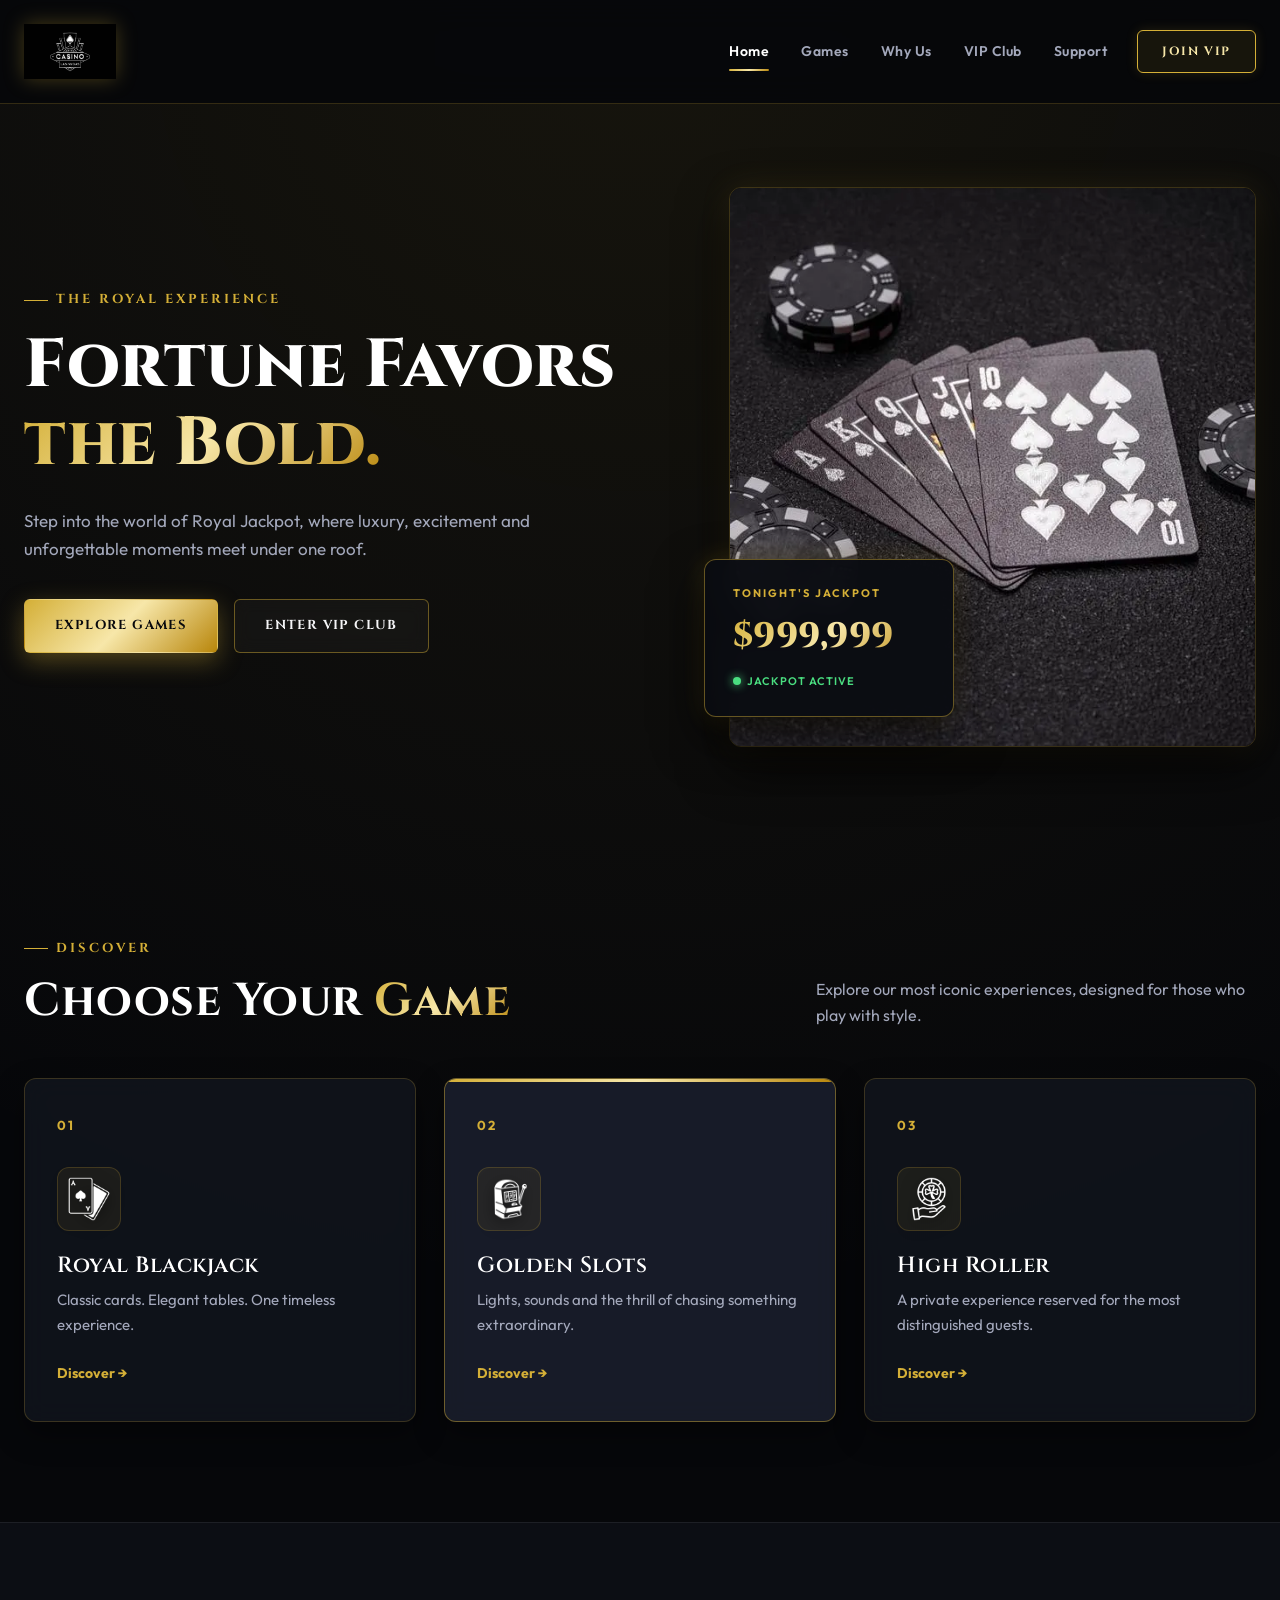
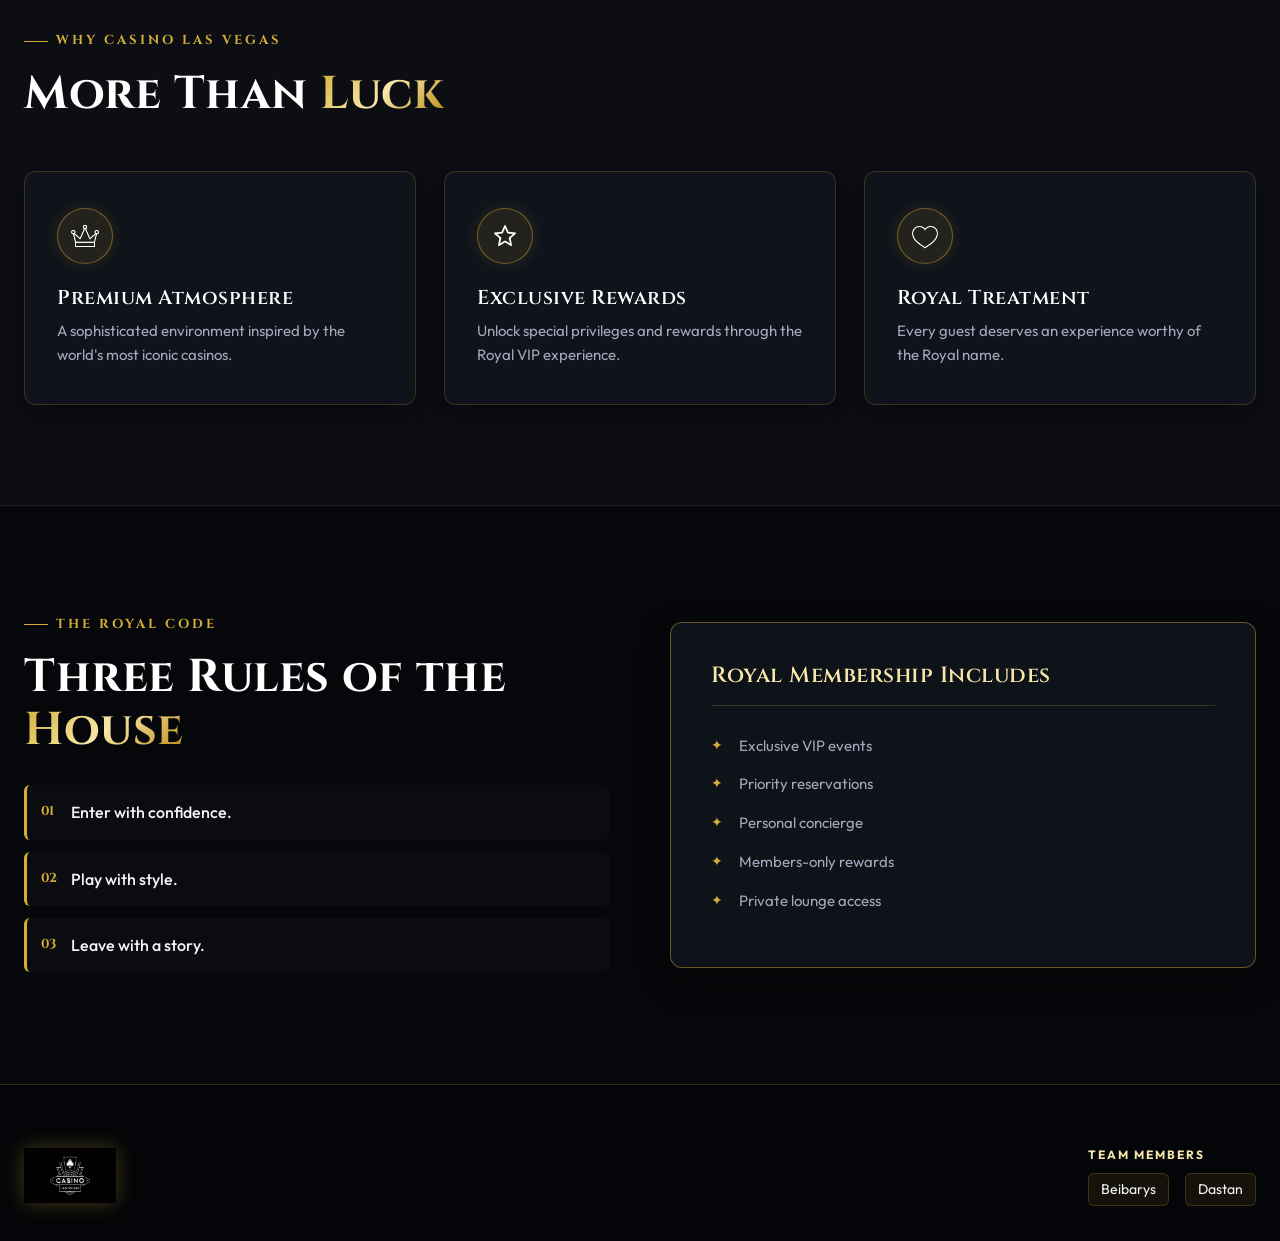
<file: index.html>
<!DOCTYPE html>
<html lang="en">

<head>
	<!-- Assignment 1: Web Technologies - Astana IT University | Authors: Beibarys and Dastan -->
	<meta charset="UTF-8">
	<meta name="viewport" content="width=device-width, initial-scale=1.0">

	<title>Royal Jackpot — Luxury Las Vegas Casino</title>

	<link rel="stylesheet" href="css/style.css">
</head>

<body>
	<header id="main-header">
		<nav class="navbar">
			<a class="logo" href="index.html">
				<img src="images/logo.webp" alt="Royal Jackpot Casino Logo" class="logo-image">
			</a>

			<ul class="nav-menu">
				<li>
					<a class="active" href="index.html">
						Home
					</a>
				</li>
				<li><a href="pages/games.html">Games</a></li>
				<li><a href="#features">Why Us</a></li>
				<li><a href="pages/vip.html">VIP Club</a></li>
				<li><a href="pages/contact.html">Support</a></li>
			</ul>

			<a class="nav-button" href="pages/vip.html">
				Join VIP
			</a>
		</nav>
	</header>

	<main>
		<!-- HERO -->
		<section class="hero">
			<div class="hero-content">
				<p class="eyebrow">THE ROYAL EXPERIENCE</p>

				<h1>
					Fortune Favors
					<br>
					<span>the Bold.</span>
				</h1>

				<p class="hero-description">
					Step into the world of Royal Jackpot, where luxury, excitement and
					unforgettable moments meet under one roof.
				</p>

				<div class="hero-actions">
					<a class="btn btn-primary" href="#games">
						Explore Games
					</a>

					<a class="btn btn-secondary" href="pages/vip.html">
						Enter VIP Club
					</a>
				</div>
			</div>

			<div class="hero-image-wrapper">
				<img src="images/casino-hero.webp" alt="Luxury Royal Jackpot casino interior" class="hero-image">

				<div class="jackpot-card">
					<p class="jackpot-label">TONIGHT'S JACKPOT</p>

					<p class="jackpot-value">$999,999</p>

					<p class="jackpot-status">JACKPOT ACTIVE</p>
				</div>
			</div>
		</section>

		<!-- GAMES -->
		<section id="games" class="section">
			<div class="section-heading">
				<div>
					<p class="eyebrow">DISCOVER</p>

					<h2>
						Choose Your
						<span>Game</span>
					</h2>
				</div>

				<p class="section-description">
					Explore our most iconic experiences, designed for those who play
					with style.
				</p>
			</div>

			<div class="games-grid">
				<article class="game-card">
					<div class="game-number">01</div>

					<div class="game-icon">
						<img src="icons/black-jack.png" alt="Blackjack Icon">
					</div>

					<h3>Royal Blackjack</h3>

					<p>Classic cards. Elegant tables. One timeless experience.</p>

					<a href="pages/games.html" class="card-link">
						Discover &rarr;
					</a>
				</article>

				<article class="game-card featured-card">
					<div class="game-number">02</div>

					<div class="game-icon">
						<img src="icons/slot-machine.png" alt="Slot Machine Icon">
					</div>

					<h3>Golden Slots</h3>

					<p>
						Lights, sounds and the thrill of chasing something extraordinary.
					</p>

					<a href="pages/games.html" class="card-link">
						Discover &rarr;
					</a>
				</article>

				<article class="game-card">
					<div class="game-number">03</div>

					<div class="game-icon">
						<img src="icons/poker-chip.png" alt="Poker Chip Icon">
					</div>

					<h3>High Roller</h3>

					<p>
						A private experience reserved for the most distinguished guests.
					</p>

					<a href="pages/games.html" class="card-link">
						Discover &rarr;
					</a>
				</article>
			</div>
		</section>

		<section id="features" class="section dark-section">
			<div class="section-heading">
				<div>
					<p class="eyebrow">WHY CASINO LAS VEGAS</p>

					<h2>
						More Than
						<span>Luck</span>
					</h2>
				</div>
			</div>

			<div class="features-grid">
				<article class="feature-card">
					<div class="feature-icon">
						<img src="icons/crown.png" alt="crown_icon">
					</div>

					<h3>Premium Atmosphere</h3>

					<p>
						A sophisticated environment inspired by the world's most iconic
						casinos.
					</p>
				</article>

				<article class="feature-card">
					<div class="feature-icon">
						<img src="icons/star.png" alt="star_icon">
					</div>

					<h3>Exclusive Rewards</h3>

					<p>
						Unlock special privileges and rewards through the Royal VIP
						experience.
					</p>
				</article>

				<article class="feature-card">
					<div class="feature-icon">
						<img src="icons/heart.png" alt="heart_icon">
					</div>

					<h3>Royal Treatment</h3>

					<p>Every guest deserves an experience worthy of the Royal name.</p>
				</article>
			</div>
		</section>

		<section class="section">
			<div class="content-split">
				<div>
					<p class="eyebrow">THE ROYAL CODE</p>

					<h2>
						Three Rules of the
						<span>House</span>
					</h2>

					<ol class="rules-list">
						<li>Enter with confidence.</li>

						<li>Play with style.</li>

						<li>Leave with a story.</li>
					</ol>
				</div>

				<div class="benefits-box">
					<h3>Royal Membership Includes</h3>

					<ul>
						<li>Exclusive VIP events</li>
						<li>Priority reservations</li>
						<li>Personal concierge</li>
						<li>Members-only rewards</li>
						<li>Private lounge access</li>
					</ul>
				</div>
			</div>
		</section>
	</main>

	<footer class="footer">
		<div class="footer-content">
			<img class="logo-image" src="images/logo.webp" alt="Casino Las Vegas Logo">

			<div class="footer-members">
				<p>Team Members</p>

				<ul>
					<li>Beibarys</li>
					<li>Dastan</li>
				</ul>
			</div>
		</div>
	</footer>
</body>

</html>
</file>
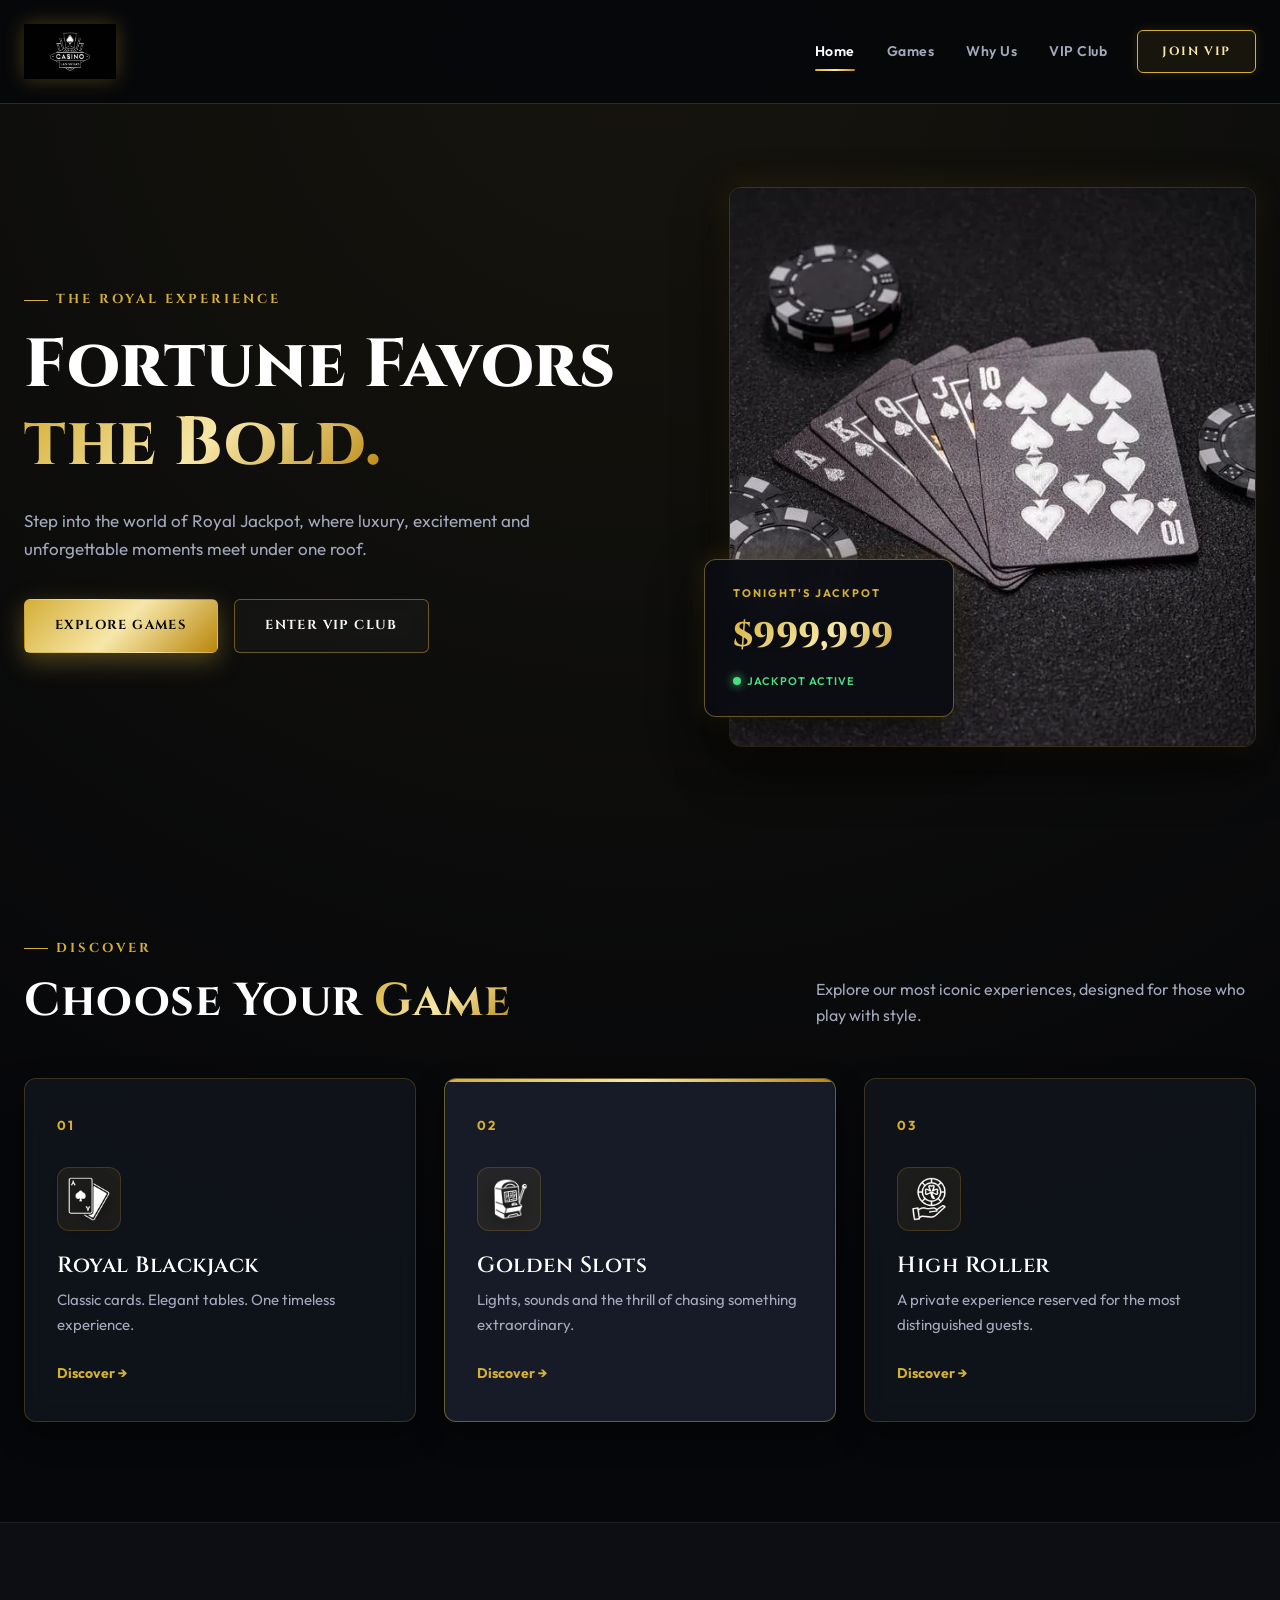
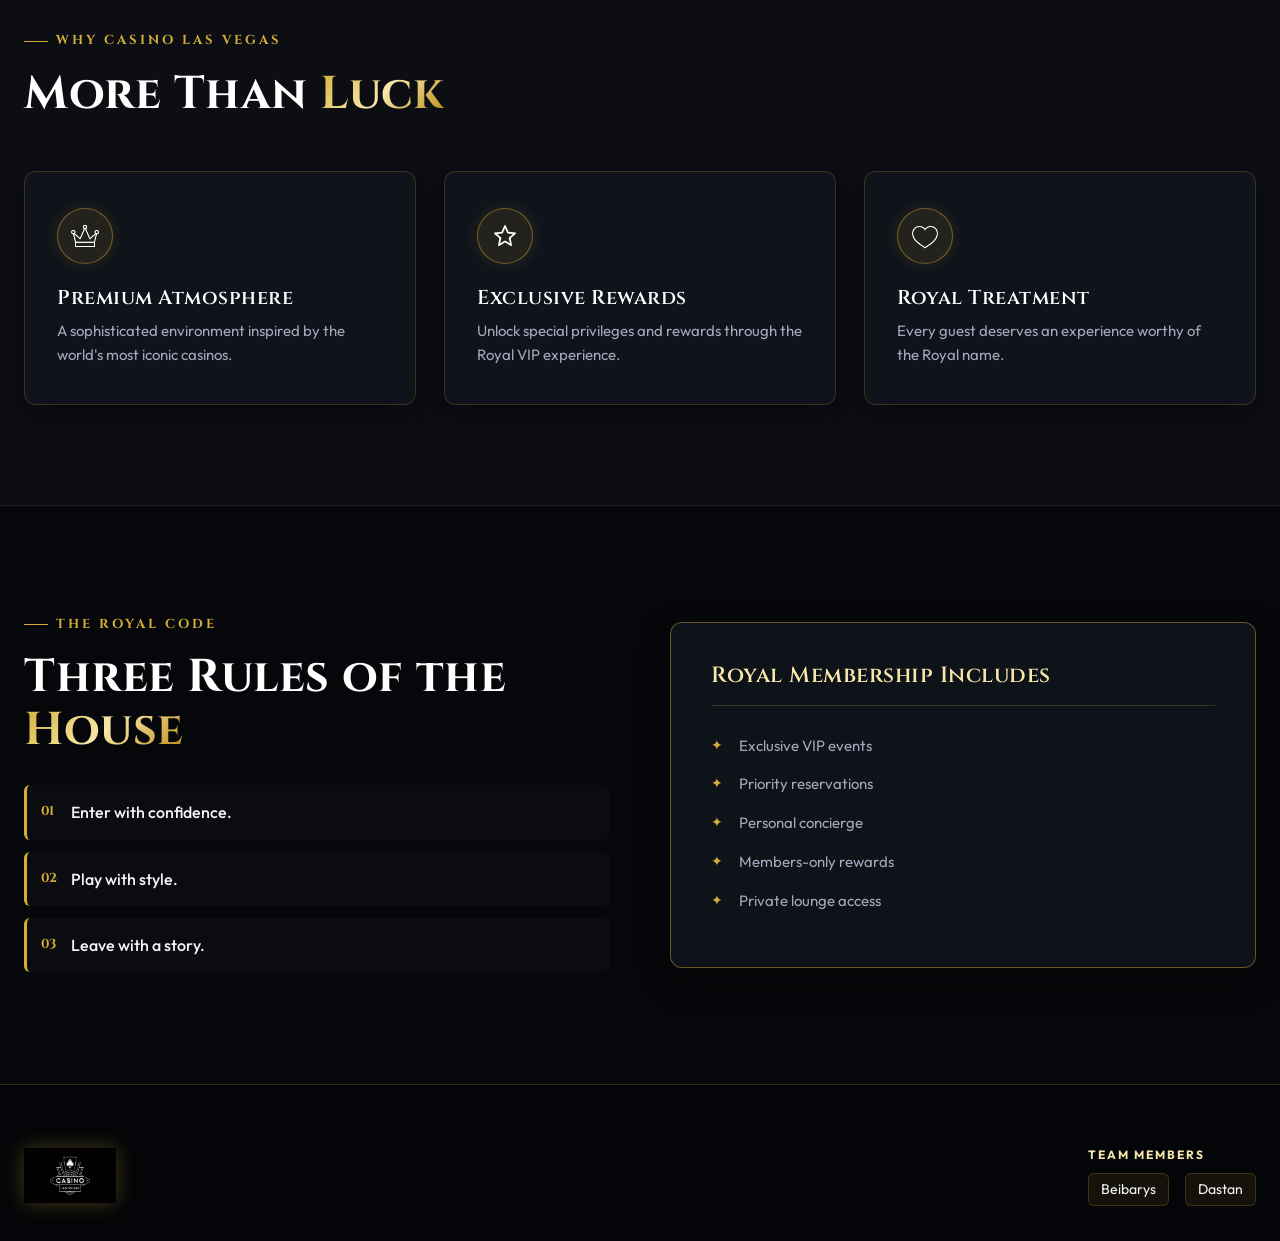
<file: pages/index.html>
<!doctype html>
<html lang="en">
	<head>
		<meta charset="UTF-8" />
		<meta
			name="viewport"
			content="width=device-width, initial-scale=1.0"
		/>

		<title>Casino Las Vegas</title>

		<link
			rel="stylesheet"
			href="../css/style.css"
		/>
	</head>

	<body>
		<header id="main-header">
			<nav class="navbar">
				<a
					class="logo"
					href="../pages/index.html"
				>
					<img
						src="../images/logo.webp"
						alt="Royal Jackpot Casino Logo"
						class="logo-image"
					/>
				</a>

				<ul class="nav-menu">
					<li>
						<a
							class="active"
							href="index.html"
						>
							Home
						</a>
					</li>
					<li><a href="#games">Games</a></li>
					<li><a href="#features">Why Us</a></li>
					<li><a href="vip.html">VIP Club</a></li>
				</ul>

				<a
					class="nav-button"
					href="vip.html"
				>
					Join VIP
				</a>
			</nav>
		</header>

		<main>
			<!-- HERO -->
			<section class="hero">
				<div class="hero-content">
					<p class="eyebrow">THE ROYAL EXPERIENCE</p>

					<h1>
						Fortune Favors
						<br />
						<span>the Bold.</span>
					</h1>

					<p class="hero-description">
						Step into the world of Royal Jackpot, where luxury, excitement and
						unforgettable moments meet under one roof.
					</p>

					<div class="hero-actions">
						<a
							class="btn btn-primary"
							href="#games"
						>
							Explore Games
						</a>

						<a
							class="btn btn-secondary"
							href="vip.html"
						>
							Enter VIP Club
						</a>
					</div>
				</div>

				<div class="hero-image-wrapper">
					<img
						src="../images/casino-hero.webp"
						alt="Luxury Royal Jackpot casino interior"
						class="hero-image"
					/>

					<div class="jackpot-card">
						<p class="jackpot-label">TONIGHT'S JACKPOT</p>

						<p class="jackpot-value">$999,999</p>

						<p class="jackpot-status">JACKPOT ACTIVE</p>
					</div>
				</div>
			</section>

			<!-- GAMES -->
			<section
				id="games"
				class="section"
			>
				<div class="section-heading">
					<div>
						<p class="eyebrow">DISCOVER</p>

						<h2>
							Choose Your
							<span>Game</span>
						</h2>
					</div>

					<p class="section-description">
						Explore our most iconic experiences, designed for those who play
						with style.
					</p>
				</div>

				<div class="games-grid">
					<article class="game-card">
						<div class="game-number">01</div>

						<div class="game-icon">
							<img
								src="../icons/black-jack.png"
								alt="Blackjack Icon"
							/>
						</div>

						<h3>Royal Blackjack</h3>

						<p>Classic cards. Elegant tables. One timeless experience.</p>

						<a
							href="vip.html"
							class="card-link"
						>
							Discover →
						</a>
					</article>

					<article class="game-card featured-card">
						<div class="game-number">02</div>

						<div class="game-icon">
							<img
								src="../icons/slot-machine.png"
								alt="Slot Machine Icon"
							/>
						</div>

						<h3>Golden Slots</h3>

						<p>
							Lights, sounds and the thrill of chasing something extraordinary.
						</p>

						<a
							href="vip.html"
							class="card-link"
						>
							Discover →
						</a>
					</article>

					<article class="game-card">
						<div class="game-number">03</div>

						<div class="game-icon">
							<img
								src="../icons/poker-chip.png"
								alt="Poker Chip Icon"
							/>
						</div>

						<h3>High Roller</h3>

						<p>
							A private experience reserved for the most distinguished guests.
						</p>

						<a
							href="vip.html"
							class="card-link"
						>
							Discover →
						</a>
					</article>
				</div>
			</section>

			<section
				id="features"
				class="section dark-section"
			>
				<div class="section-heading">
					<div>
						<p class="eyebrow">WHY CASINO LAS VEGAS</p>

						<h2>
							More Than
							<span>Luck</span>
						</h2>
					</div>
				</div>

				<div class="features-grid">
					<article class="feature-card">
						<div class="feature-icon">
							<img
								src="../icons/crown.png"
								alt="crown_icon"
							/>
						</div>

						<h3>Premium Atmosphere</h3>

						<p>
							A sophisticated environment inspired by the world's most iconic
							casinos.
						</p>
					</article>

					<article class="feature-card">
						<div class="feature-icon">
							<img
								src="../icons/star.png"
								alt="star_icon"
							/>
						</div>

						<h3>Exclusive Rewards</h3>

						<p>
							Unlock special privileges and rewards through the Royal VIP
							experience.
						</p>
					</article>

					<article class="feature-card">
						<div class="feature-icon">
							<img
								src="../icons/heart.png"
								alt=""
							/>
						</div>

						<h3>Royal Treatment</h3>

						<p>Every guest deserves an experience worthy of the Royal name.</p>
					</article>
				</div>
			</section>

			<section class="section">
				<div class="content-split">
					<div>
						<p class="eyebrow">THE ROYAL CODE</p>

						<h2>
							Three Rules of the
							<span>House</span>
						</h2>

						<ol class="rules-list">
							<li>Enter with confidence.</li>

							<li>Play with style.</li>

							<li>Leave with a story.</li>
						</ol>
					</div>

					<div class="benefits-box">
						<h3>Royal Membership Includes</h3>

						<ul>
							<li>Exclusive VIP events</li>
							<li>Priority reservations</li>
							<li>Personal concierge</li>
							<li>Members-only rewards</li>
							<li>Private lounge access</li>
						</ul>
					</div>
				</div>
			</section>
		</main>

		<footer class="footer">
			<div class="footer-content">
				<img
					class="logo-image"
					src="../images/logo.webp"
					alt="Casino Las Vegas Logo"
				/>

				<div class="footer-members">
					<p>Team Members</p>

					<ul>
						<li>Beibarys</li>
						<li>Dastan</li>
					</ul>
				</div>
			</div>
		</footer>
	</body>
</html>
</file>
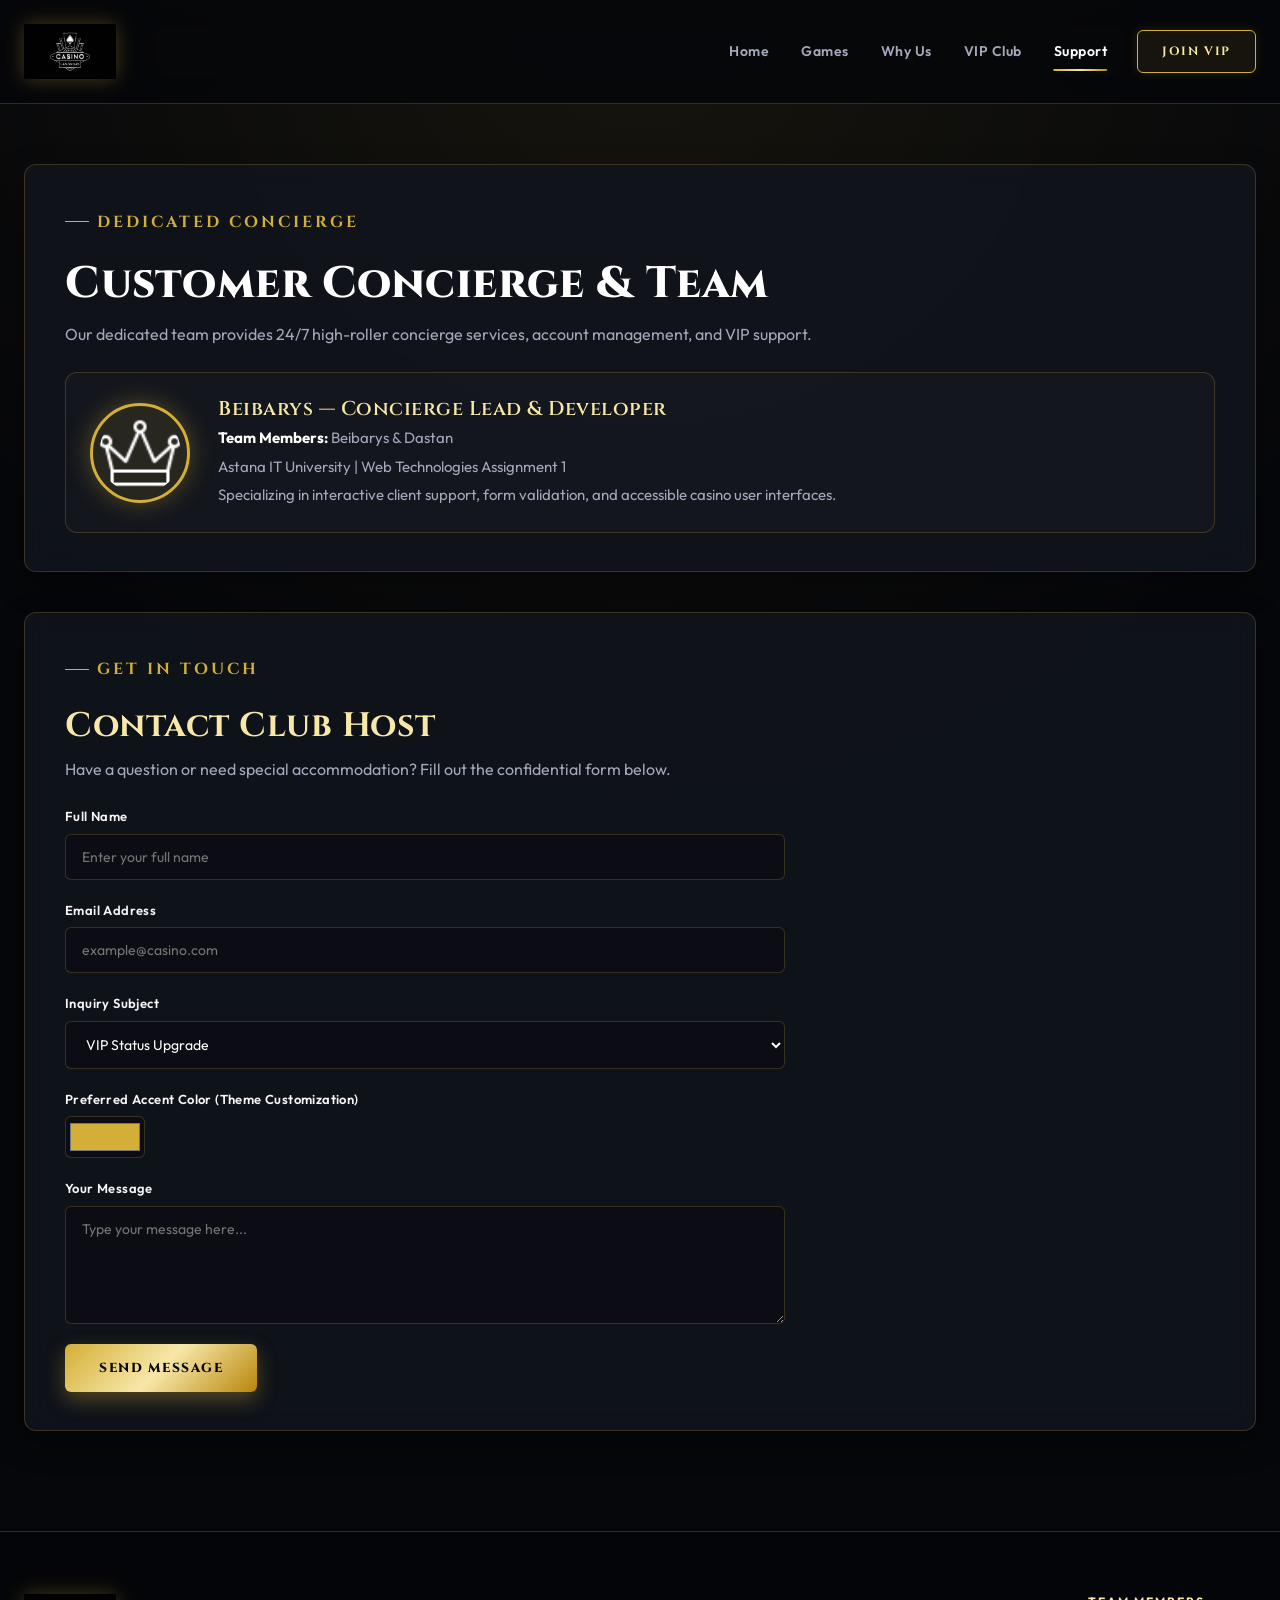
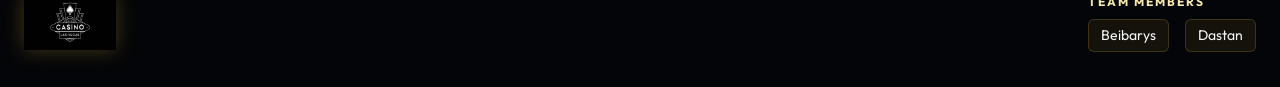
<file: pages/contact.html>
<!DOCTYPE html>
<html lang="en">

<head>
    <!-- Assignment 1: Web Technologies - Astana IT University | Authors: Beibarys and Dastan -->
    <meta charset="UTF-8">
    <meta name="viewport" content="width=device-width, initial-scale=1.0">
    <title>VIP Support &amp; Concierge Team — Royal Jackpot</title>
    <link rel="stylesheet" href="../css/style.css">
</head>

<body>
    <header id="main-header">
        <nav class="navbar">
            <a class="logo" href="../index.html">
                <img src="../images/logo.webp" alt="Royal Jackpot Casino Logo" class="logo-image">
            </a>

            <ul class="nav-menu">
                <li><a href="../index.html">Home</a></li>
                <li><a href="games.html">Games</a></li>
                <li><a href="../index.html#features">Why Us</a></li>
                <li><a href="vip.html">VIP Club</a></li>
                <li><a class="active" href="contact.html">Support</a></li>
            </ul>

            <a class="nav-button" href="vip.html">Join VIP</a>
        </nav>
    </header>

    <main class="content-wrapper">
        <!-- Обязательный блок "About Team Members" с круглой картинкой (Step 2 и Step 12 ТЗ) -->
        <section class="section-block">
            <p class="eyebrow">DEDICATED CONCIERGE</p>
            <h1>Customer Concierge &amp; Team</h1>
            <p>Our dedicated team provides 24/7 high-roller concierge services, account management, and VIP support.</p>

            <div class="profile-card">
                <img src="../icons/crown.png" alt="VIP Concierge Profile" class="avatar-circular">
                <div class="profile-info">
                    <h3>Beibarys — Concierge Lead &amp; Developer</h3>
                    <p><strong>Team Members:</strong> Beibarys &amp; Dastan</p>
                    <p>Astana IT University | Web Technologies Assignment 1</p>
                    <p>Specializing in interactive client support, form validation, and accessible casino user
                        interfaces.</p>
                </div>
            </div>
        </section>

        <!-- Обязательная форма со всеми требуемыми полями (Step 5 ТЗ) -->
        <section class="section-block">
            <p class="eyebrow">GET IN TOUCH</p>
            <h2>Contact Club Host</h2>
            <p>Have a question or need special accommodation? Fill out the confidential form below.</p>

            <form id="contact-form" class="styled-form" action="#" method="get">
                <div class="form-group">
                    <label for="full-name">Full Name</label>
                    <input type="text" id="full-name" name="name" placeholder="Enter your full name" required>
                </div>

                <div class="form-group">
                    <label for="email-address">Email Address</label>
                    <input type="email" id="email-address" name="email" placeholder="example@casino.com" required>
                </div>

                <div class="form-group">
                    <label for="inquiry-type">Inquiry Subject</label>
                    <select id="inquiry-type" name="inquiry">
                        <option value="vip">VIP Status Upgrade</option>
                        <option value="deposit">Deposit &amp; Withdrawal Assistance</option>
                        <option value="technical">Game Feedback</option>
                    </select>
                </div>

                <div class="form-group">
                    <label for="theme-color">Preferred Accent Color (Theme Customization)</label>
                    <input type="color" id="theme-color" name="favcolor" value="#d4af37">
                </div>

                <div class="form-group">
                    <label for="user-message">Your Message</label>
                    <textarea id="user-message" name="message" rows="5" placeholder="Type your message here..."
                        required></textarea>
                </div>

                <button type="submit" class="submit-btn">Send Message</button>
            </form>
        </section>
    </main>

    <!-- Обязательный футер с именами (Submission Rules) -->
    <footer class="footer">
        <div class="footer-content">
            <img class="logo-image" src="../images/logo.webp" alt="Casino Las Vegas Logo">

            <div class="footer-members">
                <p>Team Members</p>
                <ul>
                    <li>Beibarys</li>
                    <li>Dastan</li>
                </ul>
            </div>
        </div>
    </footer>
</body>

</html>
</file>
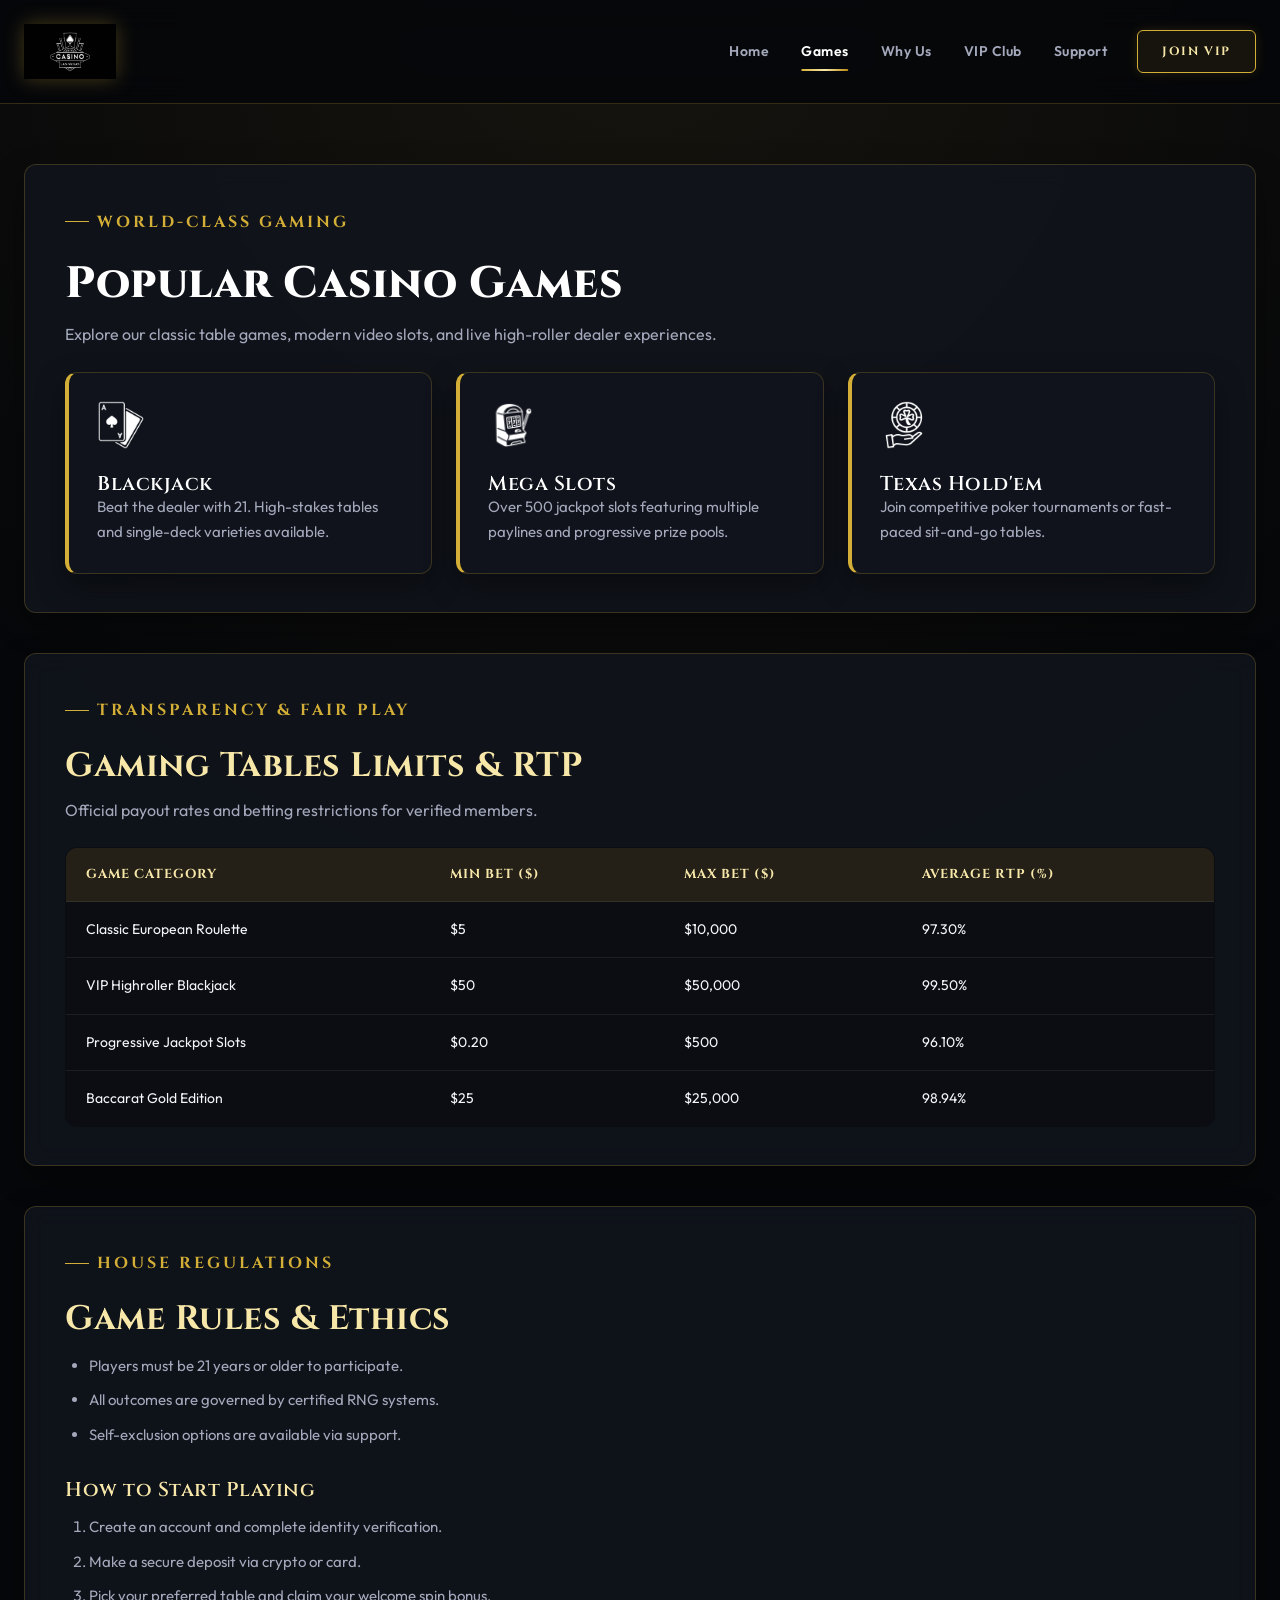
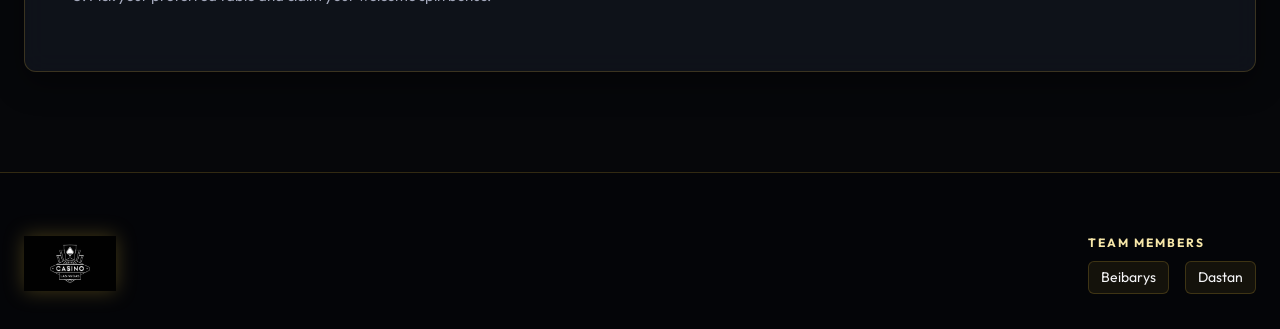
<file: pages/games.html>
<!DOCTYPE html>
<html lang="en">

<head>
    <!-- Assignment 1: Web Technologies - Astana IT University | Authors: Beibarys and Dastan -->
    <meta charset="UTF-8">
    <meta name="viewport" content="width=device-width, initial-scale=1.0">
    <title>Casino Games &amp; Tables — Royal Jackpot</title>
    <link rel="stylesheet" href="../css/style.css">
</head>

<body>
    <header id="main-header">
        <nav class="navbar">
            <a class="logo" href="../index.html">
                <img src="../images/logo.webp" alt="Royal Jackpot Casino Logo" class="logo-image">
            </a>

            <ul class="nav-menu">
                <li><a href="../index.html">Home</a></li>
                <li><a class="active" href="games.html">Games</a></li>
                <li><a href="../index.html#features">Why Us</a></li>
                <li><a href="vip.html">VIP Club</a></li>
                <li><a href="contact.html">Support</a></li>
            </ul>

            <a class="nav-button" href="vip.html">Join VIP</a>
        </nav>
    </header>

    <main class="content-wrapper">
        <section class="section-block">
            <p class="eyebrow">WORLD-CLASS GAMING</p>
            <h1>Popular Casino Games</h1>
            <p>Explore our classic table games, modern video slots, and live high-roller dealer experiences.</p>

            <div class="cards-grid">
                <div class="card">
                    <img src="../icons/black-jack.png" alt="Blackjack Icon" class="card-icon">
                    <h3>Blackjack</h3>
                    <p>Beat the dealer with 21. High-stakes tables and single-deck varieties available.</p>
                </div>
                <div class="card">
                    <img src="../icons/slot-machine.png" alt="Slot Machine Icon" class="card-icon">
                    <h3>Mega Slots</h3>
                    <p>Over 500 jackpot slots featuring multiple paylines and progressive prize pools.</p>
                </div>
                <div class="card">
                    <img src="../icons/poker-chip.png" alt="Poker Chip Icon" class="card-icon">
                    <h3>Texas Hold'em</h3>
                    <p>Join competitive poker tournaments or fast-paced sit-and-go tables.</p>
                </div>
            </div>
        </section>

        <!-- Обязательная таблица минимум на 3 колонки (Step 4 ТЗ) -->
        <section class="section-block">
            <p class="eyebrow">TRANSPARENCY &amp; FAIR PLAY</p>
            <h2>Gaming Tables Limits &amp; RTP</h2>
            <p>Official payout rates and betting restrictions for verified members.</p>
            <table class="styled-table">
                <thead>
                    <tr>
                        <th>Game Category</th>
                        <th>Min Bet ($)</th>
                        <th>Max Bet ($)</th>
                        <th>Average RTP (%)</th>
                    </tr>
                </thead>
                <tbody>
                    <tr>
                        <td>Classic European Roulette</td>
                        <td>$5</td>
                        <td>$10,000</td>
                        <td>97.30%</td>
                    </tr>
                    <tr>
                        <td>VIP Highroller Blackjack</td>
                        <td>$50</td>
                        <td>$50,000</td>
                        <td>99.50%</td>
                    </tr>
                    <tr>
                        <td>Progressive Jackpot Slots</td>
                        <td>$0.20</td>
                        <td>$500</td>
                        <td>96.10%</td>
                    </tr>
                    <tr>
                        <td>Baccarat Gold Edition</td>
                        <td>$25</td>
                        <td>$25,000</td>
                        <td>98.94%</td>
                    </tr>
                </tbody>
            </table>
        </section>

        <!-- Обязательные списки: ol и ul (Step 3 ТЗ) -->
        <section class="section-block">
            <p class="eyebrow">HOUSE REGULATIONS</p>
            <h2>Game Rules &amp; Ethics</h2>
            <ul>
                <li>Players must be 21 years or older to participate.</li>
                <li>All outcomes are governed by certified RNG systems.</li>
                <li>Self-exclusion options are available via support.</li>
            </ul>

            <h3 style="margin-top: 30px; margin-bottom: 12px; color: var(--gold-light);">How to Start Playing</h3>
            <ol>
                <li>Create an account and complete identity verification.</li>
                <li>Make a secure deposit via crypto or card.</li>
                <li>Pick your preferred table and claim your welcome spin bonus.</li>
            </ol>
        </section>
    </main>

    <!-- Обязательный футер с именами (Submission Rules) -->
    <footer class="footer">
        <div class="footer-content">
            <img class="logo-image" src="../images/logo.webp" alt="Casino Las Vegas Logo">

            <div class="footer-members">
                <p>Team Members</p>
                <ul>
                    <li>Beibarys</li>
                    <li>Dastan</li>
                </ul>
            </div>
        </div>
    </footer>
</body>

</html>
</file>
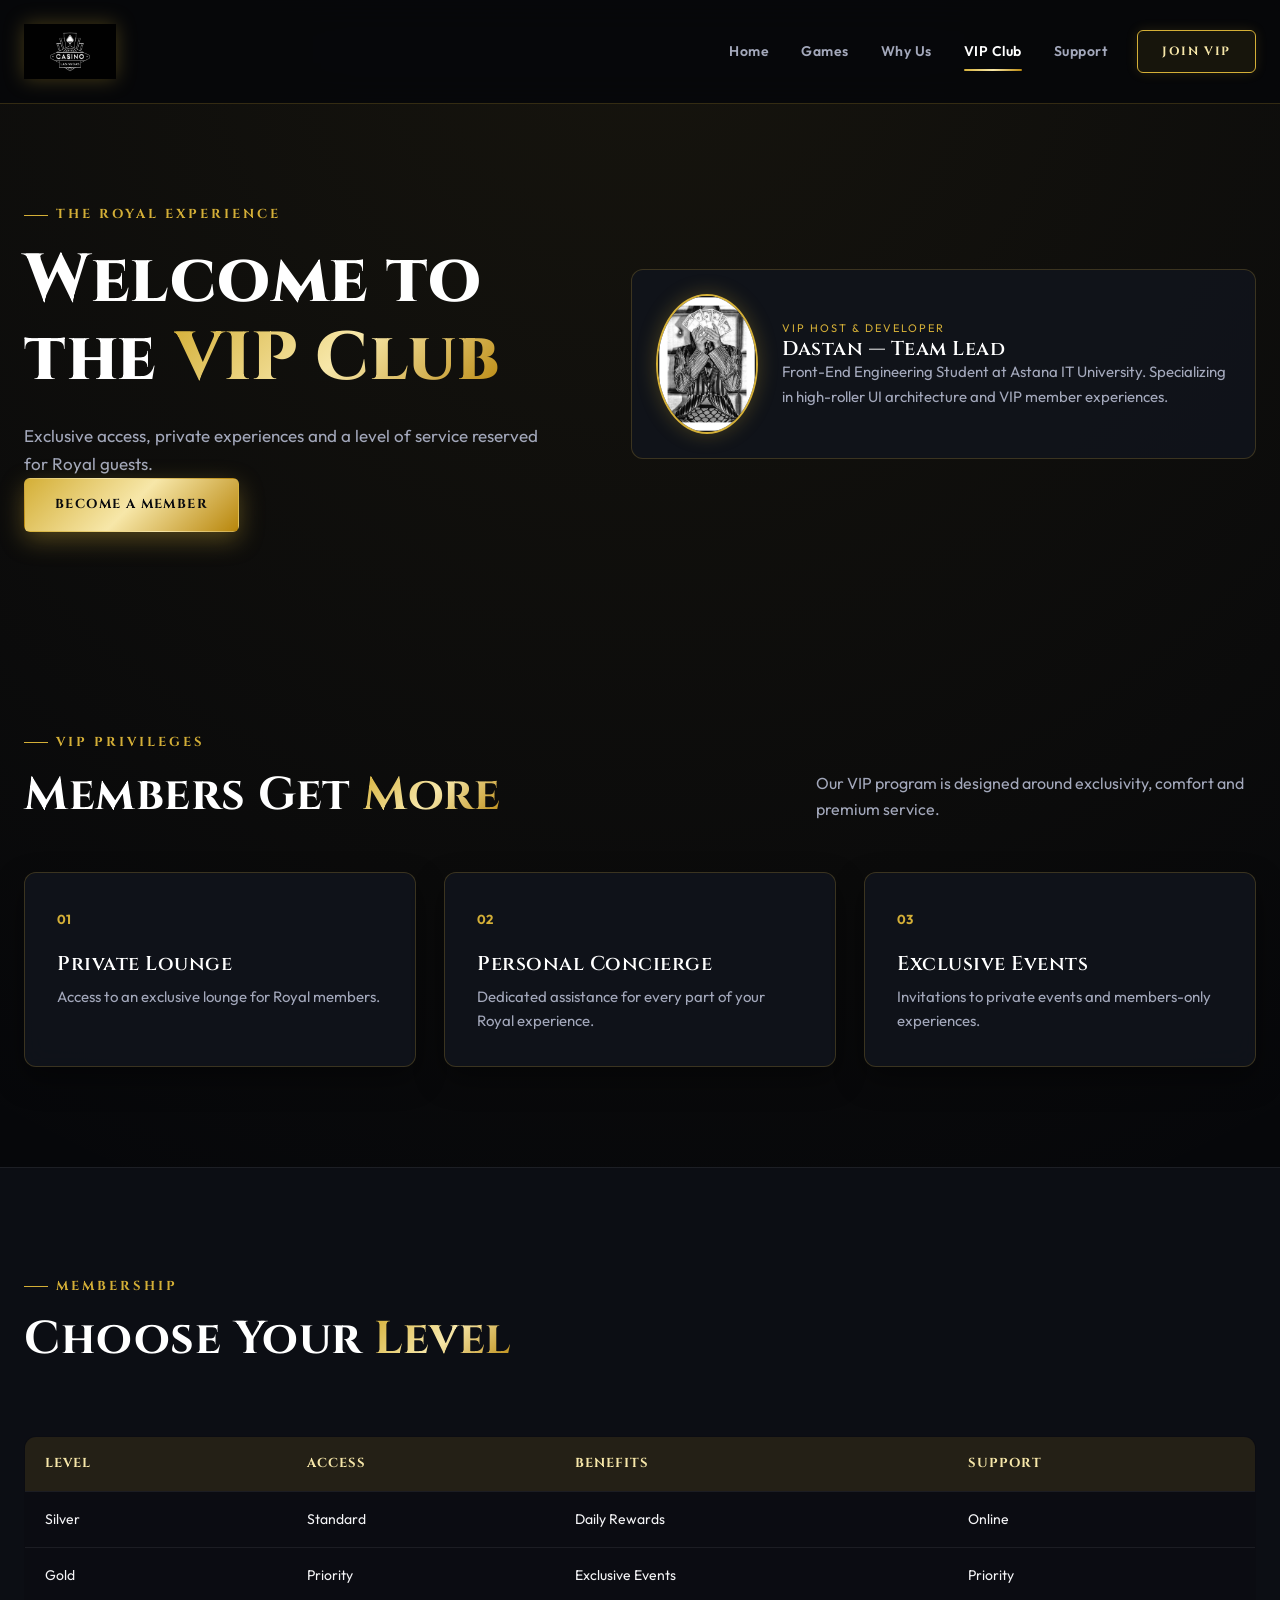
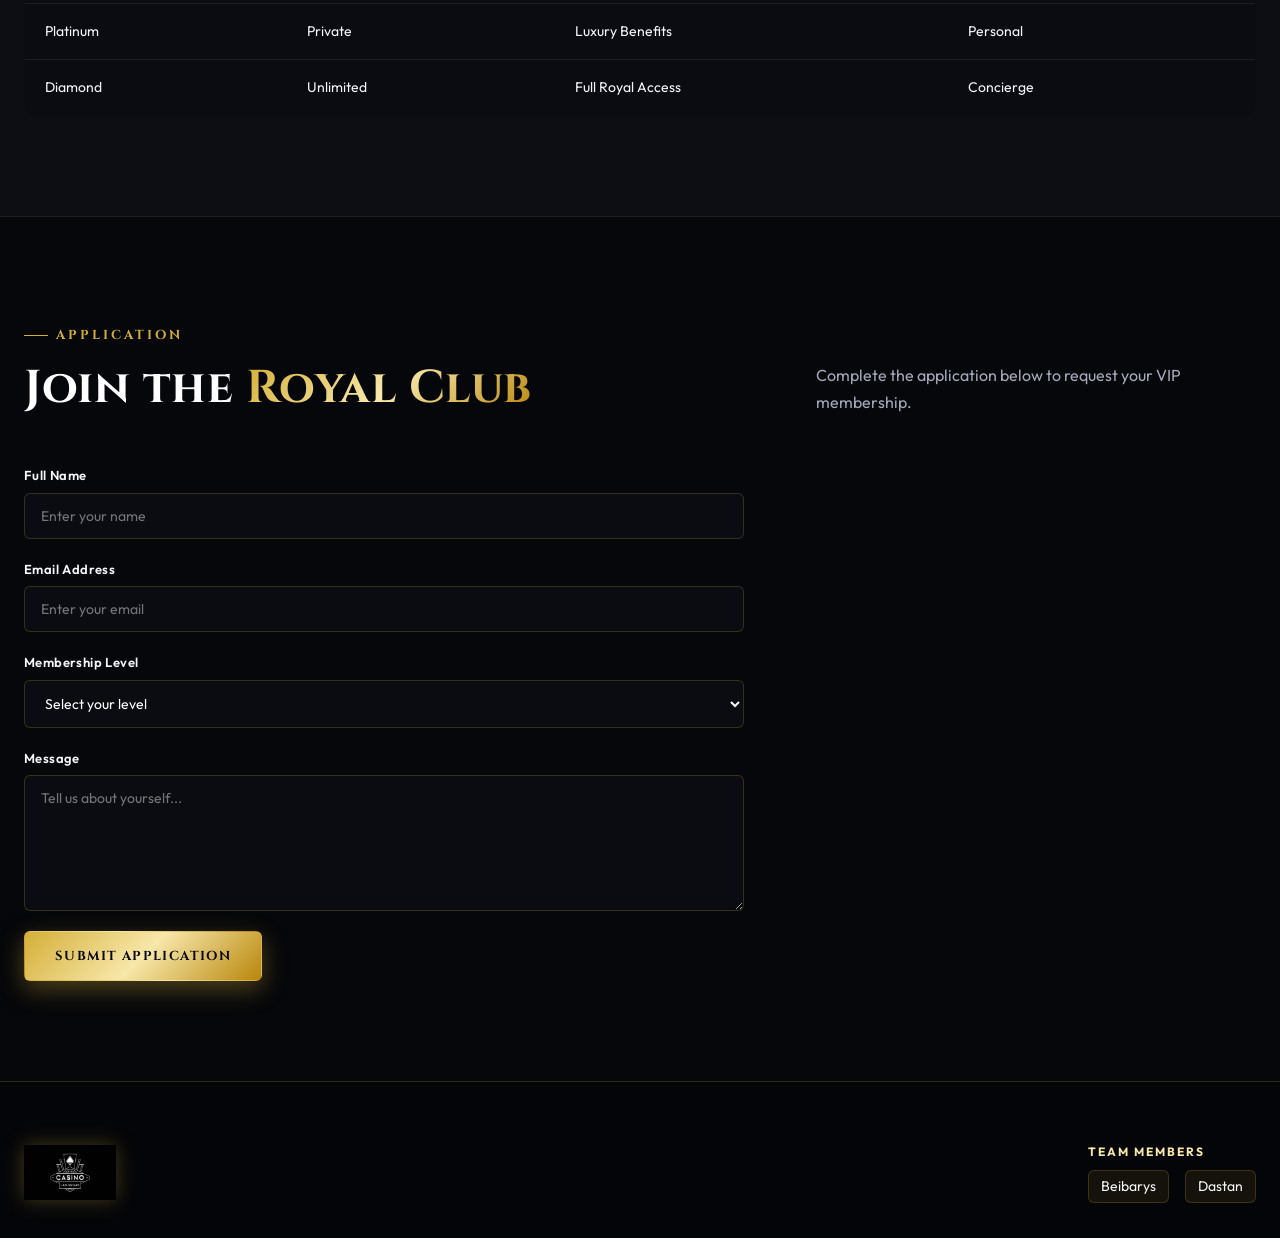
<file: pages/vip.html>
<!DOCTYPE html>
<html lang="en">

<head>
	<!-- Assignment 1: Web Technologies - Astana IT University | Authors: Beibarys and Dastan -->
	<meta charset="UTF-8">
	<meta name="viewport" content="width=device-width, initial-scale=1.0">

	<title>Royal Jackpot — VIP Club &amp; High Roller Tiers</title>

	<link rel="stylesheet" href="../css/style.css">
</head>

<body>
	<header id="main-header">
		<nav class="navbar">
			<a class="logo" href="../index.html">
				<img src="../images/logo.webp" alt="Royal Jackpot Casino Logo" class="logo-image">
			</a>

			<ul class="nav-menu">
				<li>
					<a href="../index.html">Home</a>
				</li>

				<li>
					<a href="games.html">Games</a>
				</li>

				<li>
					<a href="../index.html#features">Why Us</a>
				</li>

				<li>
					<a class="active" href="vip.html">
						VIP Club
					</a>
				</li>

				<li>
					<a href="contact.html">Support</a>
				</li>
			</ul>

			<a class="nav-button" href="#vip-form">
				Join VIP
			</a>
		</nav>
	</header>

	<main>
		<!-- VIP HERO -->

		<section class="vip-hero">
			<div class="vip-hero-content">
				<p class="eyebrow">THE ROYAL EXPERIENCE</p>

				<h1>
					Welcome to the
					<span>VIP Club</span>
				</h1>

				<p class="vip-hero-description">
					Exclusive access, private experiences and a level of service
					reserved for Royal guests.
				</p>

				<a class="btn btn-primary" href="#vip-form">
					Become a Member
				</a>
			</div>

			<div class="vip-profile">
				<img src="../images/highroller.webp" alt="Royal Jackpot VIP Host &amp; Developer"
					class="vip-profile-image">

				<div>
					<p class="vip-profile-label">VIP HOST &amp; DEVELOPER</p>

					<h3>Dastan — Team Lead</h3>

					<p>Front-End Engineering Student at Astana IT University. Specializing in high-roller UI
						architecture and VIP member experiences.</p>
				</div>
			</div>
		</section>

		<!-- VIP BENEFITS -->

		<section class="section">
			<div class="section-heading">
				<div>
					<p class="eyebrow">VIP PRIVILEGES</p>

					<h2>
						Members Get
						<span>More</span>
					</h2>
				</div>

				<p class="section-description">
					Our VIP program is designed around exclusivity, comfort and premium
					service.
				</p>
			</div>

			<div class="vip-benefits">
				<div class="benefit-item">
					<span class="benefit-number">01</span>

					<h3>Private Lounge</h3>

					<p>Access to an exclusive lounge for Royal members.</p>
				</div>

				<div class="benefit-item">
					<span class="benefit-number">02</span>

					<h3>Personal Concierge</h3>

					<p>Dedicated assistance for every part of your Royal experience.</p>
				</div>

				<div class="benefit-item">
					<span class="benefit-number">03</span>

					<h3>Exclusive Events</h3>

					<p>Invitations to private events and members-only experiences.</p>
				</div>
			</div>
		</section>

		<!-- VIP LEVELS -->

		<section class="section dark-section">
			<div class="section-heading">
				<div>
					<p class="eyebrow">MEMBERSHIP</p>

					<h2>
						Choose Your
						<span>Level</span>
					</h2>
				</div>
			</div>

			<div class="vip-table-wrapper">
				<table class="vip-table">
					<thead>
						<tr>
							<th>Level</th>
							<th>Access</th>
							<th>Benefits</th>
							<th>Support</th>
						</tr>
					</thead>

					<tbody>
						<tr>
							<td>Silver</td>
							<td>Standard</td>
							<td>Daily Rewards</td>
							<td>Online</td>
						</tr>

						<tr>
							<td>Gold</td>
							<td>Priority</td>
							<td>Exclusive Events</td>
							<td>Priority</td>
						</tr>

						<tr>
							<td>Platinum</td>
							<td>Private</td>
							<td>Luxury Benefits</td>
							<td>Personal</td>
						</tr>

						<tr>
							<td>Diamond</td>
							<td>Unlimited</td>
							<td>Full Royal Access</td>
							<td>Concierge</td>
						</tr>
					</tbody>
				</table>
			</div>
		</section>

		<!-- MEMBERSHIP FORM -->

		<section class="section">
			<div class="section-heading">
				<div>
					<p class="eyebrow">APPLICATION</p>

					<h2>
						Join the
						<span>Royal Club</span>
					</h2>
				</div>

				<p class="section-description">
					Complete the application below to request your VIP membership.
				</p>
			</div>

			<form id="vip-form" class="vip-form">
				<div class="form-group">
					<label for="name">Full Name</label>

					<input type="text" id="name" name="name" placeholder="Enter your name" required>
				</div>

				<div class="form-group">
					<label for="email">Email Address</label>

					<input type="email" id="email" name="email" placeholder="Enter your email" required>
				</div>

				<div class="form-group">
					<label for="membership">Membership Level</label>

					<select id="membership" name="membership" required>
						<option value="">Select your level</option>

						<option value="silver">Silver</option>

						<option value="gold">Gold</option>

						<option value="platinum">Platinum</option>

						<option value="diamond">Diamond</option>
					</select>
				</div>

				<div class="form-group form-group-full">
					<label for="message">Message</label>

					<textarea id="message" name="message" rows="6" placeholder="Tell us about yourself..."
						required></textarea>
				</div>

				<div class="form-submit">
					<button type="submit" class="btn btn-primary">
						Submit Application
					</button>
				</div>
			</form>
		</section>
	</main>

	<footer class="footer">
		<div class="footer-content">
			<img class="logo-image" src="../images/logo.webp" alt="Casino Las Vegas Logo">

			<div class="footer-members">
				<p>Team Members</p>

				<ul>
					<li>Beibarys</li>
					<li>Dastan</li>
				</ul>
			</div>
		</div>
	</footer>
</body>

</html>
</file>
<file: css/style.css>
/* ==========================================================================
   ROYAL JACKPOT CASINO — LUXURY DESIGN SYSTEM
   ========================================================================== */

@import url('https://fonts.googleapis.com/css2?family=Cinzel:wght@600;700;800;900&family=Outfit:wght@300;400;500;600;700&display=swap');

:root {
	/* Palette - Deep Noir & Metallic Gold */
	--bg-main: #06070a;
	--bg-secondary: #0c0e14;
	--bg-card: rgba(17, 20, 29, 0.85);
	--bg-card-hover: rgba(24, 28, 42, 0.95);
	--bg-input: rgba(12, 14, 21, 0.85);

	--gold: #d4af37;
	--gold-light: #f7e7a9;
	--gold-dark: #99751e;
	--gold-glow: rgba(212, 175, 55, 0.28);
	--gold-gradient: linear-gradient(135deg, #d4af37 0%, #f7e7a9 50%, #b8860b 100%);
	--gold-gradient-hover: linear-gradient(135deg, #f7e7a9 0%, #ffffff 50%, #d4af37 100%);

	--text-primary: #f5f5f7;
	--text-secondary: #a3a8bb;
	--text-muted: #6c7285;

	--border: rgba(212, 175, 55, 0.22);
	--border-light: rgba(212, 175, 55, 0.45);
	--border-subtle: rgba(255, 255, 255, 0.07);

	--container: 1240px;
	--radius-sm: 6px;
	--radius-md: 12px;
	--radius-lg: 18px;
	--transition: 0.3s cubic-bezier(0.16, 1, 0.3, 1);
}

/* ==========================================================================
   STEP 8: CORE CSS SELECTOR TYPES DEMONSTRATION
   - Element Selectors:    body, p, h1, h2, h3, a, ul, ol, li, table, th, td
   - Class Selectors:      .card, .profile-card, .navbar, .game-card, .btn
   - ID Selectors:         #main-header, #contact-form, #vip-form, #games
   - Descendant Selectors: .nav-menu a, .styled-table td, .profile-info h3
   ========================================================================== */

/* ===== 1. ELEMENT SELECTORS & GLOBAL RESETS ===== */

* {
	margin: 0;
	padding: 0;
	box-sizing: border-box;
}

html {
	scroll-behavior: smooth;
	background-color: var(--bg-main);
}

body {
	background: radial-gradient(circle at 50% 0%, rgba(212, 175, 55, 0.08) 0%, transparent 45%),
		var(--bg-main);
	color: var(--text-primary);
	font-family: 'Outfit', -apple-system, BlinkMacSystemFont, 'Segoe UI', Roboto, sans-serif;
	line-height: 1.65;
	overflow-x: hidden;
	min-height: 100vh;
	display: flex;
	flex-direction: column;
}

main {
	flex: 1;
}

h1,
h2,
h3,
.eyebrow,
.jackpot-value,
.brand-logo,
.nav-button,
.btn {
	font-family: 'Cinzel', Georgia, serif;
	letter-spacing: 0.5px;
}

h1,
h2,
h3 {
	color: #fff;
	line-height: 1.15;
}

h1 {
	font-size: clamp(38px, 5.5vw, 68px);
	font-weight: 800;
}

h1 span,
h2 span {
	background: var(--gold-gradient);
	-webkit-background-clip: text;
	-webkit-text-fill-color: transparent;
	display: inline-block;
}

h2 {
	font-size: clamp(28px, 3.8vw, 46px);
	font-weight: 700;
}

h3 {
	font-size: 20px;
	font-weight: 600;
}

p {
	color: var(--text-secondary);
	font-size: 15px;
}

a {
	text-decoration: none;
	color: inherit;
}

/* ===== LAYOUT CONTAINERS (PERFECTLY CENTERED) ===== */

.navbar,
.header-container,
.hero,
.section,
.content-wrapper,
.vip-hero,
.footer-content {
	width: min(100% - 48px, var(--container));
	margin-left: auto;
	margin-right: auto;
}

/* ===== LUXURY HEADER & NAVBAR ===== */

#main-header {
	position: sticky;
	top: 0;
	z-index: 1000;
	background: rgba(6, 7, 10, 0.92);
	border-bottom: 1px solid var(--border);
	backdrop-filter: blur(16px);
	-webkit-backdrop-filter: blur(16px);
	padding: 0.6rem 0;
}

.navbar,
.header-container {
	display: flex;
	align-items: center;
	justify-content: space-between;
	min-height: 84px;
	gap: 30px;
}

.logo,
.brand-logo {
	display: flex;
	align-items: center;
	gap: 12px;
	text-decoration: none;
}

.logo-image {
	width: 92px;
	height: auto;
	max-height: 72px;
	object-fit: contain;
	filter: drop-shadow(0 0 10px rgba(212, 175, 55, 0.3));
	transition: var(--transition);
}

.logo:hover .logo-image {
	filter: drop-shadow(0 0 16px rgba(212, 175, 55, 0.55));
	transform: scale(1.03);
}

.brand-logo {
	color: var(--gold);
	font-size: 1.35rem;
	font-weight: 800;
	letter-spacing: 2px;
	text-transform: uppercase;
}

.nav-menu {
	display: flex;
	align-items: center;
	gap: 32px;
	list-style: none;
	margin-left: auto;
}

.nav-menu a {
	position: relative;
	display: inline-block;
	padding: 8px 0;
	color: var(--text-secondary);
	font-size: 14px;
	font-weight: 600;
	letter-spacing: 0.5px;
	transition: var(--transition);
}

.nav-menu a::after {
	content: '';
	position: absolute;
	left: 50%;
	bottom: 0;
	width: 0;
	height: 2px;
	background: var(--gold-gradient);
	transform: translateX(-50%);
	transition: width var(--transition);
	border-radius: 2px;
}

.nav-menu a:hover,
.nav-menu a.active {
	color: #fff;
}

.nav-menu a:hover::after,
.nav-menu a.active::after {
	width: 100%;
}

.nav-button {
	display: inline-flex;
	align-items: center;
	justify-content: center;
	padding: 11px 24px;
	border: 1px solid var(--gold);
	border-radius: var(--radius-sm);
	color: var(--gold-light);
	background: rgba(212, 175, 55, 0.08);
	font-size: 12px;
	font-weight: 700;
	letter-spacing: 1.6px;
	text-transform: uppercase;
	transition: var(--transition);
	box-shadow: 0 0 12px rgba(212, 175, 55, 0.15);
}

.nav-button:hover {
	background: var(--gold-gradient);
	border-color: transparent;
	color: #06070a;
	box-shadow: 0 0 24px rgba(212, 175, 55, 0.5);
	transform: translateY(-2px);
}

/* ===== HERO SECTION ===== */

.hero {
	min-height: calc(90vh - 84px);
	display: grid;
	grid-template-columns: 1.1fr 0.9fr;
	align-items: center;
	gap: 60px;
	padding: 70px 0;
}

.hero-content {
	max-width: 650px;
}

.eyebrow {
	margin-bottom: 16px;
	color: var(--gold);
	font-size: 13px;
	font-weight: 700;
	letter-spacing: 3px;
	text-transform: uppercase;
	display: inline-flex;
	align-items: center;
	gap: 8px;
}

.eyebrow::before {
	content: '';
	display: inline-block;
	width: 24px;
	height: 1px;
	background: var(--gold);
}

.hero-description,
.vip-hero-description {
	max-width: 520px;
	margin-top: 24px;
	font-size: 17px;
	color: var(--text-secondary);
}

.hero-actions {
	margin-top: 36px;
	display: flex;
	gap: 16px;
	flex-wrap: wrap;
}

.btn {
	display: inline-flex;
	align-items: center;
	justify-content: center;
	padding: 15px 30px;
	border-radius: var(--radius-sm);
	font-size: 13px;
	font-weight: 700;
	letter-spacing: 1.4px;
	text-transform: uppercase;
	transition: var(--transition);
	cursor: pointer;
}

.btn:hover {
	transform: translateY(-3px);
}

.btn-primary {
	background: var(--gold-gradient);
	color: #08090d;
	border: 1px solid transparent;
	box-shadow: 0 8px 24px rgba(212, 175, 55, 0.35);
}

.btn-primary:hover {
	background: var(--gold-gradient-hover);
	box-shadow: 0 12px 30px rgba(212, 175, 55, 0.55);
}

.btn-secondary {
	border: 1px solid var(--border-light);
	background: rgba(255, 255, 255, 0.03);
	color: var(--text-primary);
	backdrop-filter: blur(8px);
}

.btn-secondary:hover {
	border-color: var(--gold);
	color: var(--gold-light);
	background: rgba(212, 175, 55, 0.08);
}

/* ===== HERO IMAGE & JACKPOT BADGE ===== */

.hero-image-wrapper {
	position: relative;
	display: flex;
	justify-content: center;
}

.hero-image {
	width: 100%;
	height: 560px;
	display: block;
	object-fit: cover;
	border-radius: var(--radius-md);
	border: 1px solid var(--border);
	box-shadow: 0 20px 50px rgba(0, 0, 0, 0.7), 0 0 30px rgba(212, 175, 55, 0.12);
}

.jackpot-card {
	position: absolute;
	left: -25px;
	bottom: 30px;
	min-width: 250px;
	padding: 24px 28px;
	background: rgba(10, 12, 18, 0.94);
	border: 1px solid var(--border-light);
	border-radius: var(--radius-md);
	backdrop-filter: blur(14px);
	box-shadow: 0 20px 50px rgba(0, 0, 0, 0.8), 0 0 25px rgba(212, 175, 55, 0.2);
}

.jackpot-label {
	color: var(--gold);
	font-size: 11px;
	font-weight: 700;
	letter-spacing: 2px;
	text-transform: uppercase;
}

.jackpot-value {
	margin-top: 6px;
	font-size: 34px;
	font-weight: 800;
	background: var(--gold-gradient);
	-webkit-background-clip: text;
	-webkit-text-fill-color: transparent;
}

.jackpot-status {
	margin-top: 8px;
	color: #4ade80;
	font-size: 11px;
	font-weight: 600;
	letter-spacing: 1px;
	display: inline-flex;
	align-items: center;
	gap: 6px;
}

.jackpot-status::before {
	content: '';
	width: 8px;
	height: 8px;
	background-color: #4ade80;
	border-radius: 50%;
	box-shadow: 0 0 10px #4ade80;
	animation: pulse-dot 1.8s infinite;
}

@keyframes pulse-dot {

	0%,
	100% {
		opacity: 1;
		transform: scale(1);
	}

	50% {
		opacity: 0.4;
		transform: scale(0.85);
	}
}

/* ===== SECTIONS ===== */

.section {
	padding: 100px 0;
}

.dark-section {
	width: 100%;
	background: var(--bg-secondary);
	border-top: 1px solid var(--border-subtle);
	border-bottom: 1px solid var(--border-subtle);
	padding: 100px 0;
}

.dark-section>* {
	width: min(100% - 48px, var(--container));
	margin-left: auto;
	margin-right: auto;
}

.section-heading {
	display: flex;
	align-items: flex-end;
	justify-content: space-between;
	gap: 40px;
	margin-bottom: 50px;
}

.section-description {
	max-width: 440px;
	font-size: 16px;
}

/* ===== GAMES GRID & CARDS ===== */

.games-grid,
.features-grid,
.vip-benefits {
	display: grid;
	grid-template-columns: repeat(3, 1fr);
	gap: 28px;
}

.game-card,
.feature-card,
.benefit-item,
.benefits-box,
.card,
.section-block {
	background: var(--bg-card);
	border: 1px solid var(--border);
	border-radius: var(--radius-md);
	backdrop-filter: blur(12px);
	transition: var(--transition);
	box-shadow: 0 12px 30px rgba(0, 0, 0, 0.4);
}

.game-card {
	min-height: 320px;
	padding: 36px 32px;
	display: flex;
	flex-direction: column;
	position: relative;
	overflow: hidden;
}

.game-card::before {
	content: '';
	position: absolute;
	top: 0;
	left: 0;
	right: 0;
	height: 3px;
	background: var(--gold-gradient);
	opacity: 0;
	transition: var(--transition);
}

.game-card:hover {
	transform: translateY(-8px);
	background: var(--bg-card-hover);
	border-color: var(--border-light);
	box-shadow: 0 20px 45px rgba(0, 0, 0, 0.6), 0 0 25px var(--gold-glow);
}

.game-card:hover::before {
	opacity: 1;
}

.featured-card {
	border-color: var(--border-light);
	background: rgba(26, 30, 44, 0.9);
}

.featured-card::before {
	opacity: 1;
}

.game-number {
	color: var(--gold);
	font-size: 13px;
	font-weight: 700;
	letter-spacing: 1.5px;
}

.game-icon {
	width: 64px;
	height: 64px;
	margin-top: 30px;
	display: flex;
	align-items: center;
	justify-content: center;
	background: rgba(212, 175, 55, 0.08);
	border-radius: var(--radius-md);
	border: 1px solid rgba(212, 175, 55, 0.2);
}

.game-icon img {
	width: 44px;
	height: 44px;
	object-fit: contain;
	filter: drop-shadow(0 4px 8px rgba(0, 0, 0, 0.5));
}

.game-card h3 {
	margin-top: 22px;
	font-size: 22px;
}

.game-card p {
	margin-top: 10px;
}

.card-link {
	margin-top: auto;
	padding-top: 24px;
	color: var(--gold);
	font-weight: 700;
	font-size: 14px;
	display: inline-flex;
	align-items: center;
	gap: 6px;
	transition: var(--transition);
}

.card-link:hover {
	color: var(--gold-light);
	transform: translateX(4px);
}

/* ===== FEATURES ===== */

.feature-card {
	padding: 36px 32px;
}

.feature-card:hover {
	border-color: var(--border-light);
	transform: translateY(-5px);
	box-shadow: 0 16px 36px rgba(0, 0, 0, 0.5), 0 0 20px var(--gold-glow);
}

.feature-icon {
	width: 56px;
	height: 56px;
	display: grid;
	place-items: center;
	border: 1px solid var(--border-light);
	border-radius: 50%;
	background: rgba(212, 175, 55, 0.1);
	box-shadow: 0 0 16px rgba(212, 175, 55, 0.15);
}

.feature-icon img {
	width: 28px;
	height: 28px;
	object-fit: contain;
}

.feature-card h3 {
	margin-top: 22px;
	font-size: 20px;
}

.feature-card p {
	margin-top: 10px;
}

/* ===== CONTENT SPLIT (RULES & BENEFITS) ===== */

.content-split {
	display: grid;
	grid-template-columns: 1fr 1fr;
	gap: 60px;
	align-items: center;
}

.rules-list,
.benefits-box ul {
	margin-top: 28px;
	padding-left: 0;
	list-style: none;
}

.rules-list li {
	position: relative;
	padding: 14px 18px 14px 44px;
	margin-bottom: 12px;
	background: rgba(255, 255, 255, 0.02);
	border-radius: var(--radius-sm);
	border-left: 3px solid var(--gold);
	color: var(--text-primary);
	font-size: 16px;
	font-weight: 500;
}

.rules-list {
	counter-reset: rule-count;
}

.rules-list li::before {
	counter-increment: rule-count;
	content: counter(rule-count, decimal-leading-zero);
	position: absolute;
	left: 14px;
	top: 50%;
	transform: translateY(-50%);
	font-family: 'Cinzel', serif;
	font-weight: 700;
	font-size: 13px;
	color: var(--gold);
}

.benefits-box {
	padding: 40px;
	border-color: var(--border-light);
}

.benefits-box h3 {
	font-size: 22px;
	color: var(--gold-light);
	border-bottom: 1px solid var(--border);
	padding-bottom: 16px;
}

.benefits-box li {
	position: relative;
	padding-left: 28px;
	margin-bottom: 14px;
	color: var(--text-secondary);
	font-size: 15px;
}

.benefits-box li::before {
	content: '✦';
	position: absolute;
	left: 0;
	color: var(--gold);
	font-size: 14px;
}

/* ===== ASSIGNMENT PAGES: SUPPORT & GAMES STYLES ===== */

.content-wrapper {
	padding: 60px 0;
}

.section-block {
	padding: 38px 40px;
	margin-bottom: 40px;
}

.section-block h1 {
	font-size: clamp(30px, 4vw, 44px);
	margin-bottom: 12px;
}

.section-block h2 {
	font-size: clamp(24px, 3vw, 34px);
	margin-bottom: 10px;
	color: var(--gold-light);
}

.section-block>p {
	margin-bottom: 24px;
	font-size: 16px;
}

/* Cards grid on Games Page */
.cards-grid {
	display: grid;
	grid-template-columns: repeat(auto-fit, minmax(280px, 1fr));
	gap: 24px;
	margin-top: 24px;
}

.card {
	padding: 28px;
	border-left: 4px solid var(--gold);
}

.card:hover {
	transform: translateY(-6px);
	border-color: var(--gold-light);
	box-shadow: 0 16px 36px rgba(0, 0, 0, 0.6), 0 0 20px var(--gold-glow);
}

.card-icon {
	width: 48px;
	height: 48px;
	object-fit: contain;
	margin-bottom: 16px;
}

/* Profile Card in contact.html */
.profile-card {
	display: flex;
	align-items: center;
	gap: 28px;
	margin-top: 20px;
	padding: 24px;
	background: rgba(255, 255, 255, 0.02);
	border-radius: var(--radius-md);
	border: 1px solid var(--border);
}

.avatar-circular {
	width: 100px;
	height: 100px;
	border-radius: 50%;
	border: 3px solid var(--gold);
	padding: 6px;
	background: rgba(212, 175, 55, 0.1);
	box-shadow: 0 0 25px rgba(212, 175, 55, 0.35);
	object-fit: cover;
	flex-shrink: 0;
}

.profile-info h3 {
	font-size: 20px;
	margin-bottom: 6px;
	color: var(--gold-light);
}

.profile-info p {
	margin-top: 4px;
}

.profile-info strong {
	color: #fff;
}

/* Styled Table in games.html & vip.html */
.styled-table,
.vip-table {
	width: 100%;
	border-collapse: collapse;
	margin-top: 20px;
	background: rgba(10, 12, 18, 0.7);
	border-radius: var(--radius-md);
	overflow: hidden;
	border: 1px solid var(--border);
}

.styled-table th,
.styled-table td,
.vip-table th,
.vip-table td {
	padding: 16px 20px;
	text-align: left;
	border-bottom: 1px solid var(--border-subtle);
}

.styled-table th,
.vip-table th {
	background: rgba(212, 175, 55, 0.12);
	color: var(--gold-light);
	font-family: 'Cinzel', serif;
	font-size: 13px;
	font-weight: 700;
	letter-spacing: 1px;
	text-transform: uppercase;
}

.styled-table td,
.vip-table td {
	color: var(--text-primary);
	font-size: 14px;
}

.styled-table tbody tr:hover,
.vip-table tbody tr:hover {
	background: rgba(212, 175, 55, 0.05);
}

/* Styled Lists on Games Page */
.section-block ul,
.section-block ol {
	padding-left: 24px;
	margin-top: 14px;
	margin-bottom: 24px;
}

.section-block li {
	margin-bottom: 10px;
	color: var(--text-secondary);
	font-size: 15px;
}

/* Forms: contact.html & vip.html */
.styled-form,
.vip-form {
	max-width: 720px;
	margin-top: 20px;
}

.styled-form .form-group,
.form-group {
	margin-bottom: 20px;
	display: flex;
	flex-direction: column;
	gap: 6px;
}

.styled-form label,
.form-group label {
	color: var(--text-primary);
	font-size: 13px;
	font-weight: 600;
	letter-spacing: 0.4px;
}

.styled-form input[type="text"],
.styled-form input[type="email"],
.styled-form select,
.styled-form textarea,
.form-group input,
.form-group select,
.form-group textarea {
	width: 100%;
	padding: 13px 16px;
	background: var(--bg-input);
	border: 1px solid var(--border);
	border-radius: var(--radius-sm);
	color: #fff;
	font-family: 'Outfit', sans-serif;
	font-size: 14px;
	outline: none;
	transition: var(--transition);
}

.styled-form input:focus,
.styled-form select:focus,
.styled-form textarea:focus,
.form-group input:focus,
.form-group select:focus,
.form-group textarea:focus {
	border-color: var(--gold);
	box-shadow: 0 0 14px rgba(212, 175, 55, 0.3);
	background: rgba(22, 26, 38, 0.95);
}

.styled-form select,
.form-group select {
	cursor: pointer;
}

.styled-form select option,
.form-group select option {
	background: #0d0f17;
	color: #fff;
}

.styled-form input[type="color"] {
	width: 80px;
	height: 42px;
	padding: 2px;
	background: var(--bg-input);
	border: 1px solid var(--border);
	border-radius: var(--radius-sm);
	cursor: pointer;
}

.submit-btn {
	display: inline-flex;
	align-items: center;
	justify-content: center;
	padding: 15px 34px;
	background: var(--gold-gradient);
	color: #06070a;
	font-family: 'Cinzel', serif;
	font-size: 13px;
	font-weight: 800;
	letter-spacing: 1.5px;
	text-transform: uppercase;
	border: none;
	border-radius: var(--radius-sm);
	cursor: pointer;
	transition: var(--transition);
	box-shadow: 0 8px 20px rgba(212, 175, 55, 0.35);
}

.submit-btn:hover {
	background: var(--gold-gradient-hover);
	box-shadow: 0 12px 28px rgba(212, 175, 55, 0.55);
	transform: translateY(-2px);
}

/* VIP Page Specifics */
.vip-hero {
	min-height: 520px;
	display: flex;
	align-items: center;
	justify-content: space-between;
	gap: 60px;
	padding: 60px 0;
}

.vip-hero-content {
	max-width: 620px;
}

.vip-profile {
	display: flex;
	align-items: center;
	gap: 24px;
	padding: 24px;
	background: var(--bg-card);
	border: 1px solid var(--border);
	border-radius: var(--radius-md);
}

.vip-profile-image {
	width: 140px;
	height: 140px;
	border-radius: 50%;
	object-fit: cover;
	border: 2px solid var(--gold);
	box-shadow: 0 0 20px var(--gold-glow);
}

.vip-profile-label {
	color: var(--gold);
	font-size: 11px;
	letter-spacing: 2px;
	text-transform: uppercase;
}

.benefit-item {
	padding: 32px;
}

.benefit-number {
	color: var(--gold);
	font-size: 13px;
	font-weight: 700;
}

.benefit-item h3 {
	margin-top: 20px;
}

.benefit-item p {
	margin-top: 10px;
}

.vip-table-wrapper {
	overflow-x: auto;
}

/* ===== FOOTER ===== */

.footer,
footer {
	background: #040508;
	border-top: 1px solid var(--border);
	padding: 60px 0 35px;
	margin-top: auto;
}

.footer-content {
	display: flex;
	justify-content: space-between;
	align-items: center;
	gap: 40px;
}

.footer-members p {
	color: var(--gold-light);
	font-size: 12px;
	font-weight: 700;
	letter-spacing: 2px;
	text-transform: uppercase;
}

.footer-members ul {
	list-style: none;
	margin-top: 8px;
	display: flex;
	gap: 16px;
}

.footer-members li {
	color: var(--text-primary);
	font-size: 14px;
	background: rgba(212, 175, 55, 0.08);
	padding: 4px 12px;
	border-radius: var(--radius-sm);
	border: 1px solid var(--border);
}

footer>p {
	text-align: center;
	color: var(--text-muted);
	font-size: 13px;
	padding: 20px;
}

/* ===== RESPONSIVE BREAKPOINTS ===== */

@media (max-width: 992px) {
	.hero {
		grid-template-columns: 1fr;
		padding: 50px 0;
	}

	.hero-image {
		height: 440px;
	}

	.jackpot-card {
		left: 20px;
		bottom: 20px;
	}

	.games-grid,
	.features-grid,
	.vip-benefits,
	.content-split {
		grid-template-columns: 1fr;
	}

	.section-heading {
		flex-direction: column;
		align-items: flex-start;
		gap: 16px;
	}

	.vip-hero {
		flex-direction: column;
		align-items: flex-start;
		padding: 40px 0;
	}
}

@media (max-width: 768px) {

	.navbar,
	.header-container {
		flex-wrap: wrap;
		padding: 12px 0;
	}

	.nav-menu {
		order: 3;
		width: 100%;
		justify-content: center;
		flex-wrap: wrap;
		gap: 18px;
	}

	.nav-button {
		display: none;
	}

	.footer-content {
		flex-direction: column;
		text-align: center;
	}

	.footer-members ul {
		justify-content: center;
	}

	.profile-card {
		flex-direction: column;
		text-align: center;
	}
}

@media (max-width: 480px) {

	.navbar,
	.header-container,
	.hero,
	.section,
	.content-wrapper,
	.vip-hero,
	.footer-content {
		width: min(100% - 32px, var(--container));
	}

	.hero-actions {
		flex-direction: column;
	}

	.btn {
		width: 100%;
	}

	.jackpot-card {
		position: static;
		margin-top: 15px;
	}
}
</file>
